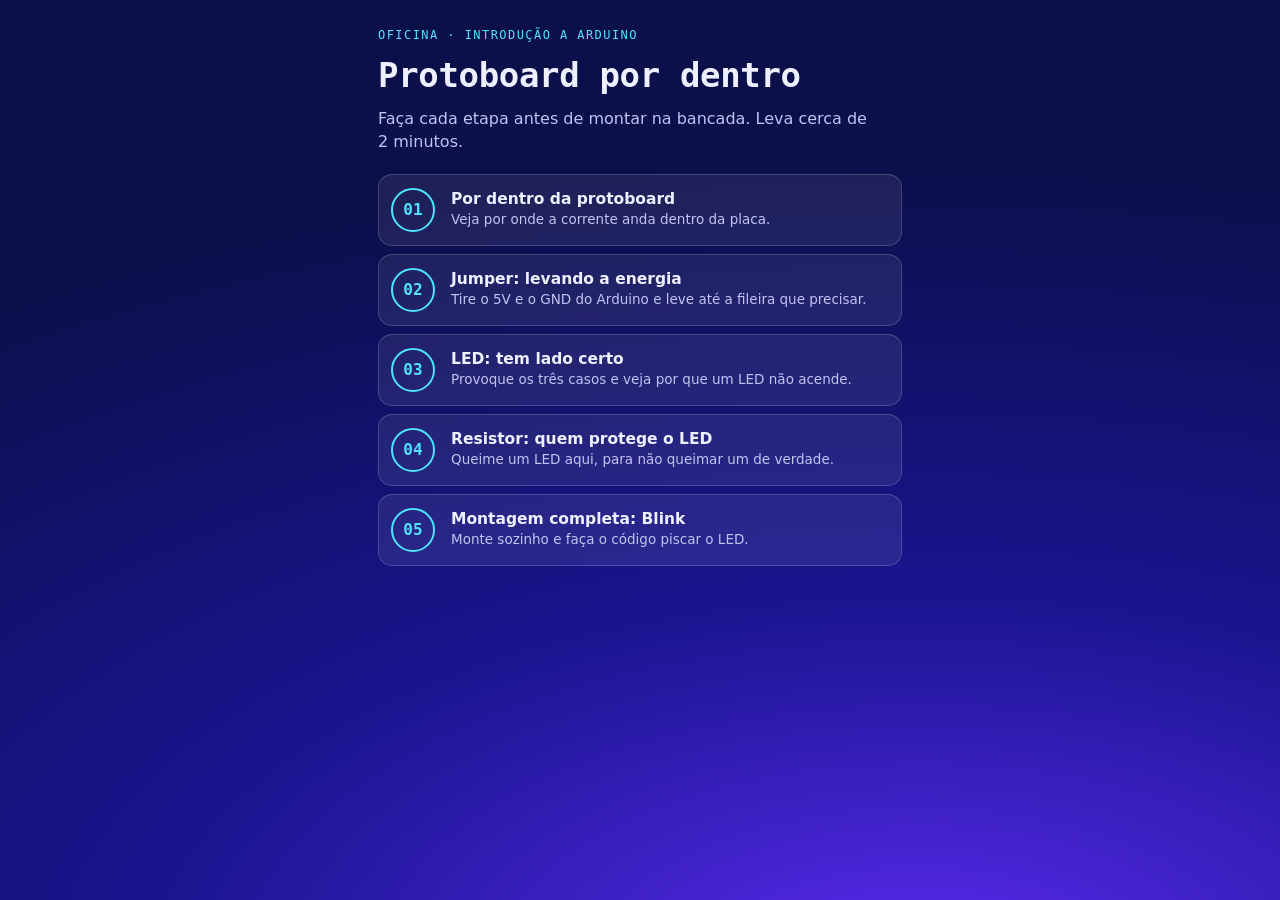
<file: index.html>
<!DOCTYPE html>
<html lang="pt-BR">
<head>
  <meta charset="utf-8">
  <title>Protoboard por dentro</title>
  <meta name="viewport" content="width=device-width, initial-scale=1, viewport-fit=cover">
  <meta name="theme-color" content="#0b0f4a">
  <meta name="description" content="Mini-etapas interativas da Oficina de Arduino: entenda a protoboard antes de montar na bancada.">
  <link rel="stylesheet" href="estilo.css">
</head>
<body>

  <!-- Lista de etapas: aparece quando o endereço não aponta para uma etapa -->
  <main id="menu" class="pagina" hidden>
    <p class="sobretitulo">Oficina · Introdução a Arduino</p>
    <h1>Protoboard por dentro</h1>
    <p class="chamada">Faça cada etapa antes de montar na bancada. Leva cerca de 2 minutos.</p>
    <ol id="listaEtapas" class="lista-etapas"></ol>
  </main>

  <!-- Etapa em andamento -->
  <div id="app" class="app" hidden>
    <header class="topo">
      <a class="voltar" href="#inicio" aria-label="Ver todas as etapas">
        <svg viewBox="0 0 24 24" width="20" height="20" aria-hidden="true"><path d="M15 5l-7 7 7 7" fill="none" stroke="currentColor" stroke-width="2.4" stroke-linecap="round" stroke-linejoin="round"/></svg>
      </a>
      <div class="topo-titulo">
        <span id="numeroEtapa" class="numero-etapa"></span>
        <h1 id="tituloEtapa"></h1>
      </div>
      <button id="btRaiox" class="bt-raiox" type="button" aria-pressed="false">Raio-X</button>
    </header>

    <section class="guia" aria-live="polite">
      <p id="texto"></p>
      <ul id="metas" class="metas"></ul>
      <code id="linhaCodigo" class="linha-codigo" hidden></code>
    </section>

    <section class="palco">
      <svg id="placa" role="img" aria-label="Protoboard interativa"></svg>
      <div id="lente" class="lente" hidden>
        <svg id="lenteSvg"><use href="#cena"></use></svg>
        <span class="lente-mira"></span>
      </div>
      <div id="aviso" class="aviso" role="status" hidden></div>
    </section>

    <footer class="acoes">
      <p id="dica" class="dica"></p>
      <div id="bandeja" class="bandeja"></div>
    </footer>
  </div>

  <!-- Fim da etapa: leva do celular para a bancada -->
  <main id="bancada" class="pagina" hidden>
    <p class="sobretitulo" id="bancadaEtapa"></p>
    <h1 id="bancadaTitulo"></h1>
    <div id="bancadaMontagem" class="sua-montagem" hidden>
      <h2>A montagem que você fez</h2>
      <ul id="bancadaPecas"></ul>
    </div>
    <ol id="bancadaItens" class="passos"></ol>
    <div class="botoes">
      <button id="btProxima" class="bt-principal" type="button"></button>
      <button id="btRefazer" class="bt-secundario" type="button">Refazer esta etapa</button>
    </div>
  </main>

  <!-- Aula no datashow: slide da apresentação ocupando a tela toda -->
  <main id="aulaSlide" class="aula-slide" hidden>
    <img id="aulaSlideImagem" alt="">
    <p id="aulaSlideDica" class="aula-slide-dica">→ avança · ← volta · F tela cheia</p>
  </main>

  <!-- Aula no datashow: telas cheias entre as demonstrações -->
  <main id="aulaTela" class="aula-tela" hidden>
    <div class="aula-conteudo">
      <div class="aula-texto">
        <p class="sobretitulo" id="aulaSobre"></p>
        <h1 id="aulaTitulo"></h1>
        <p id="aulaApoio" class="chamada"></p>
        <ol id="aulaItens" class="passos"></ol>
      </div>
      <div id="aulaQrCaixa" class="aula-qr">
        <canvas id="aulaQr"></canvas>
        <p id="aulaEndereco"></p>
      </div>
    </div>
    <div id="aulaControles" class="aula-controles"></div>
  </main>

  <script src="circuito.js"></script>
  <script src="etapas.js"></script>
  <script src="roteiro.js"></script>
  <script src="app.js"></script>
</body>
</html>
</file>
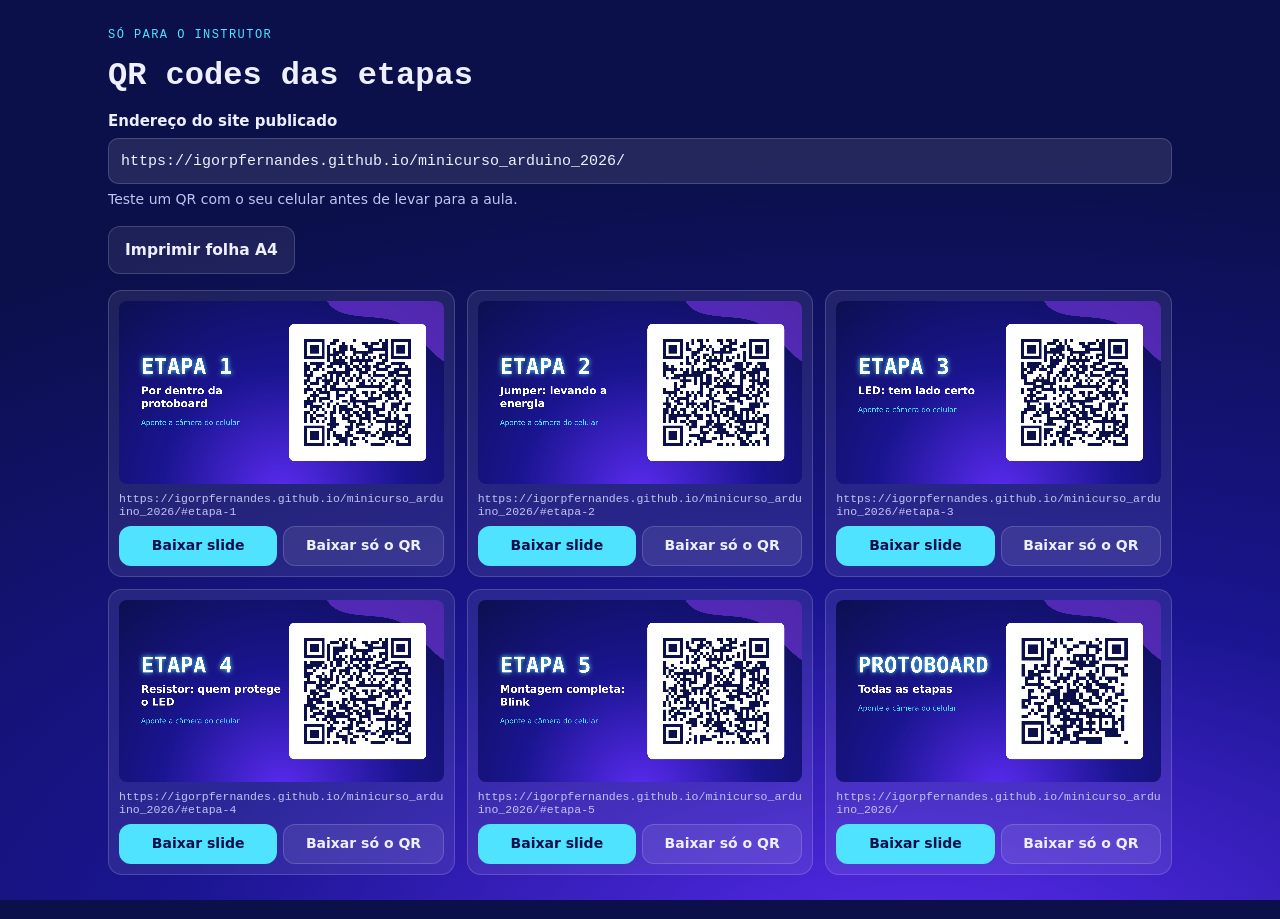
<file: qrcodes.html>
<!DOCTYPE html>
<html lang="pt-BR">
<head>
  <meta charset="utf-8">
  <title>QR codes das etapas</title>
  <meta name="viewport" content="width=device-width, initial-scale=1">
  <link rel="stylesheet" href="estilo.css">
  <style>
    .qr-pagina { max-width: 1100px; margin: 0 auto; padding: 28px 18px 40px; display: flex; flex-direction: column; gap: 16px; }
    .qr-pagina h1 { font: 700 clamp(24px, 5vw, 32px)/1.15 var(--fonte-titulo); }
    .qr-campo { display: flex; flex-direction: column; gap: 6px; }
    .qr-campo label { font-weight: 600; }
    .qr-campo input {
      width: 100%;
      min-height: 46px;
      padding: 10px 12px;
      border-radius: 10px;
      border: 1px solid var(--vidro-borda);
      background: rgba(255, 255, 255, 0.1);
      color: var(--texto);
      font: 15px var(--fonte-titulo);
    }
    .qr-ajuda { font-size: 14px; color: var(--texto-suave); }
    .qr-acoes { display: flex; flex-wrap: wrap; gap: 8px; }
    .qr-grade { display: grid; grid-template-columns: repeat(auto-fill, minmax(320px, 1fr)); gap: 12px; }
    .qr-cartao { display: flex; flex-direction: column; gap: 8px; padding: 10px; border-radius: 14px; background: var(--vidro); border: 1px solid var(--vidro-borda); }
    .qr-cartao canvas { width: 100%; height: auto; border-radius: 8px; display: block; }
    .qr-cartao .qr-papel { display: none; }
    .qr-cartao .qr-url { font: 11.5px var(--fonte-titulo); color: var(--texto-suave); overflow-wrap: anywhere; }
    .qr-botoes { display: flex; gap: 6px; }
    .qr-botoes button { flex: 1; min-height: 40px; padding: 6px 10px; font-size: 14px; }

    /* Na impressão sai o quadrado branco com o QR, que gasta menos tinta que o slide */
    @media print {
      @page { size: A4; margin: 12mm; }
      body { background: #fff; color: #000; }
      .qr-pagina { max-width: none; padding: 0; }
      .qr-pagina > :not(.qr-grade) { display: none; }
      .qr-grade { grid-template-columns: repeat(2, 1fr); gap: 8mm; }
      .qr-cartao { background: none; border: 1px solid #999; break-inside: avoid; }
      .qr-cartao .qr-slide, .qr-botoes { display: none; }
      .qr-cartao .qr-papel { display: block; }
      .qr-cartao .qr-url { color: #333; }
    }
  </style>
</head>
<body>
  <main class="qr-pagina">
    <p class="sobretitulo">Só para o instrutor</p>
    <h1>QR codes das etapas</h1>

    <div class="qr-campo">
      <label for="endereco">Endereço do site publicado</label>
      <input id="endereco" type="url" inputmode="url" autocomplete="off" spellcheck="false"
             placeholder="https://seu-usuario.github.io/protoboard/">
      <p class="qr-ajuda" id="ajuda"></p>
    </div>

    <div class="qr-acoes">
      <button id="btImprimir" class="bt-secundario" type="button">Imprimir folha A4</button>
    </div>

    <div id="grade" class="qr-grade"></div>
  </main>

  <script src="circuito.js"></script>
  <script src="etapas.js"></script>
  <script src="qrcode.js"></script>
  <script src="qr.js"></script>
  <script>
    (function () {
      'use strict';

      const CHAVE = 'protoboard.endereco';
      const MONO = 'ui-monospace, "Cascadia Mono", Consolas, monospace';
      const TEXTO = 'system-ui, "Segoe UI", Roboto, sans-serif';
      const entrada = document.getElementById('endereco');
      const grade = document.getElementById('grade');
      const ajuda = document.getElementById('ajuda');

      const ITENS = [
        ...window.ETAPAS.map((e) => ({
          n: e.n,
          arquivo: `etapa-${e.n}`,
          titulo: `Etapa ${e.n}`,
          subtitulo: e.titulo,
        })),
        { n: 0, arquivo: 'todas-as-etapas', titulo: 'Protoboard', subtitulo: 'Todas as etapas' },
      ];

      function enderecoInicial() {
        if (window.ENDERECO_DO_SITE) return window.ENDERECO_DO_SITE;
        try {
          const salvo = localStorage.getItem(CHAVE);
          if (salvo) return salvo;
        } catch (erro) {
          // Sem armazenamento: começa em branco.
        }
        // Publicado junto com o site, já descobre o próprio endereço.
        const local = !/^https?:$/.test(location.protocol) || /^(localhost|127\.)/.test(location.hostname);
        return local ? '' : location.href.replace(/qrcodes\.html.*$/, '');
      }

      function quebrarLinhas(c, texto, largura) {
        const linhas = [];
        let atual = '';
        texto.split(' ').forEach((palavra) => {
          const tentativa = atual ? `${atual} ${palavra}` : palavra;
          if (c.measureText(tentativa).width > largura && atual) {
            linhas.push(atual);
            atual = palavra;
          } else {
            atual = tentativa;
          }
        });
        linhas.push(atual);
        return linhas;
      }

      // Slide 16:9 para colocar na apresentação, no mesmo visual do workshop.
      function desenharSlide(item, url) {
        const L = 1920;
        const A = 1080;
        const canvas = document.createElement('canvas');
        canvas.width = L;
        canvas.height = A;
        canvas.className = 'qr-slide';
        const c = canvas.getContext('2d');

        const fundo = c.createRadialGradient(L * 0.5, A * 1.05, 0, L * 0.5, A * 1.05, A * 1.45);
        fundo.addColorStop(0, '#5a2bf0');
        fundo.addColorStop(0.46, '#1a1590');
        fundo.addColorStop(1, '#0b0f4a');
        c.fillStyle = fundo;
        c.fillRect(0, 0, L, A);

        c.fillStyle = 'rgba(126, 58, 232, 0.6)';
        c.beginPath();
        c.moveTo(L * 0.64, 0);
        c.bezierCurveTo(L * 0.68, A * 0.13, L * 0.82, A * 0.05, L * 0.88, A * 0.14);
        c.bezierCurveTo(L * 0.93, A * 0.21, L * 0.97, A * 0.3, L, A * 0.33);
        c.lineTo(L, 0);
        c.closePath();
        c.fill();

        const x = 130;
        c.textBaseline = 'alphabetic';

        c.save();
        c.shadowColor = '#4fe3ff';
        c.shadowBlur = 30;
        c.fillStyle = '#ffffff';
        c.font = `700 128px ${MONO}`;
        c.fillText(item.titulo.toUpperCase(), x, 430);
        c.restore();

        c.fillStyle = '#ffffff';
        c.font = `600 62px ${TEXTO}`;
        let y = 550;
        quebrarLinhas(c, item.subtitulo, 840).forEach((linha) => {
          c.fillText(linha, x, y);
          y += 76;
        });

        c.fillStyle = '#4fe3ff';
        c.font = `500 42px ${TEXTO}`;
        c.fillText('Aponte a câmera do celular', x, y + 30);

        const lado = 780;
        const qx = L - lado - 120;
        const qy = (A - lado) / 2;
        c.fillStyle = '#ffffff';
        c.beginPath();
        c.roundRect(qx - 16, qy - 16, lado + 32, lado + 32, 34);
        c.fill();
        window.QR.desenharQR(c, url, qx, qy, lado);
        return canvas;
      }

      // Quadrado branco para imprimir ou colar em qualquer outro material.
      function desenharPapel(item, url) {
        const lado = 860;
        const legenda = 150;
        const canvas = document.createElement('canvas');
        canvas.width = lado;
        canvas.height = lado + legenda;
        canvas.className = 'qr-papel';
        const c = canvas.getContext('2d');
        c.fillStyle = '#ffffff';
        c.fillRect(0, 0, canvas.width, canvas.height);
        window.QR.desenharQR(c, url, 0, 0, lado);

        c.textAlign = 'center';
        c.fillStyle = '#0b0f4a';
        c.font = `700 52px ${MONO}`;
        c.fillText(item.titulo, lado / 2, lado + 44);
        c.font = `500 36px ${TEXTO}`;
        c.fillStyle = '#3a3f7a';
        c.fillText(item.subtitulo, lado / 2, lado + 100);
        return canvas;
      }

      function baixar(canvas, arquivo) {
        const link = document.createElement('a');
        link.download = arquivo;
        link.href = canvas.toDataURL('image/png');
        link.click();
      }

      function montarCartao(item, base) {
        const url = window.QR.urlDaEtapa(base, item.n);
        const slide = desenharSlide(item, url);
        const papel = desenharPapel(item, url);

        const cartao = document.createElement('div');
        cartao.className = 'qr-cartao';
        cartao.append(slide, papel);

        const texto = document.createElement('p');
        texto.className = 'qr-url';
        texto.textContent = url;
        cartao.appendChild(texto);

        const botoes = document.createElement('div');
        botoes.className = 'qr-botoes';
        const botao = (rotulo, classe, acao) => {
          const b = document.createElement('button');
          b.type = 'button';
          b.className = classe;
          b.textContent = rotulo;
          b.addEventListener('click', acao);
          botoes.appendChild(b);
        };
        botao('Baixar slide', 'bt-principal', () => baixar(slide, `slide-${item.arquivo}.png`));
        botao('Baixar só o QR', 'bt-secundario', () => baixar(papel, `qr-${item.arquivo}.png`));
        cartao.appendChild(botoes);
        grade.appendChild(cartao);
      }

      function atualizar() {
        const base = entrada.value.trim().replace(/#.*$/, '');
        grade.textContent = '';
        document.getElementById('btImprimir').hidden = !base;
        if (!base) {
          ajuda.textContent = 'Cole aqui o endereço do site. Os slides aparecem na hora.';
          return;
        }
        if (!/^https:\/\//.test(base)) {
          ajuda.textContent = 'Confira o endereço: ele precisa começar com https://, senão o celular não abre.';
          return;
        }
        ajuda.textContent = 'Teste um QR com o seu celular antes de levar para a aula.';
        try {
          localStorage.setItem(CHAVE, base);
        } catch (erro) {
          // Sem armazenamento: só não lembra o endereço na próxima vez.
        }
        ITENS.forEach((item) => montarCartao(item, base));
      }

      entrada.value = enderecoInicial();
      entrada.addEventListener('input', atualizar);
      document.getElementById('btImprimir').addEventListener('click', () => window.print());
      atualizar();
    })();
  </script>
</body>
</html>
</file>
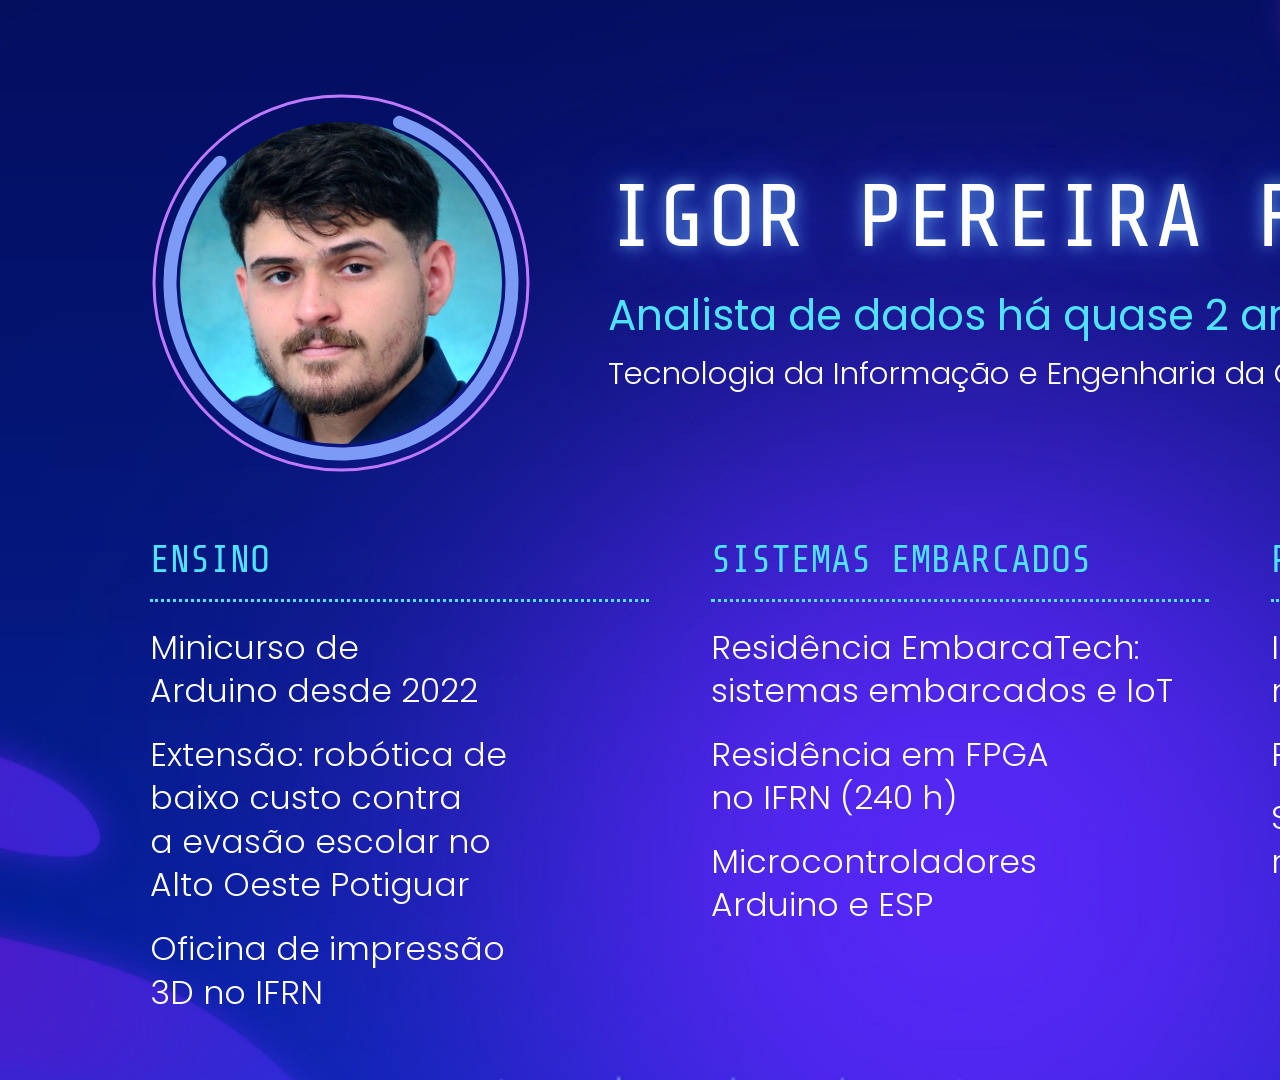
<file: slides-extras/quem-sou-eu.html>
<!DOCTYPE html>
<html lang="pt-BR">
<head>
  <meta charset="utf-8">
  <title>Quem sou eu</title>
  <!--
    Slide pessoal da apresentação. Para mudar um texto, edite aqui e rode
    gerar_apresentacao.py: ele vira imagem e entra logo depois da capa.
    O fundo é o dos slides originais, tirado do PDF.
  -->
  <link href="https://fonts.googleapis.com/css2?family=Poppins:wght@300;400&family=Share+Tech+Mono&display=block" rel="stylesheet">
  <style>
    :root {
      --ciano: #4fe3ff;
      --lilas: #bf78fe;
      --anel: #7c9bf7;
      --titulo: "Share Tech Mono", Consolas, monospace;
      --texto: Poppins, "Segoe UI", sans-serif;
    }

    * { box-sizing: border-box; margin: 0; padding: 0; }

    html, body { width: 1920px; height: 1080px; overflow: hidden; }

    body {
      position: relative;
      background: url(fundo.jpg) center / cover;
      color: #fff;
      font: 300 31px/1.32 var(--texto);
    }

    .topo {
      position: absolute;
      left: 150px;
      right: 150px;
      top: 92px;
      display: flex;
      align-items: center;
      gap: 76px;
    }

    .retrato { position: relative; flex: none; width: 382px; height: 382px; }
    .retrato img {
      position: absolute;
      inset: 30px;
      width: 322px;
      height: 322px;
      border-radius: 50%;
      object-fit: cover;
      object-position: 50% 32%;
    }
    .retrato svg { position: absolute; inset: 0; }

    h1 {
      font: 400 88px/1.05 var(--titulo);
      letter-spacing: 0.02em;
      text-shadow: 0 0 16px rgba(120, 200, 255, 0.75), 0 0 46px rgba(58, 91, 255, 0.95);
    }

    .cargo { margin-top: 26px; font: 400 42px/1.2 var(--texto); color: var(--ciano); }
    .formacao { margin-top: 12px; font-size: 31px; }

    .colunas {
      position: absolute;
      left: 150px;
      right: 150px;
      top: 540px;
      display: grid;
      grid-template-columns: repeat(3, 1fr);
      gap: 62px;
    }

    h2 {
      padding-bottom: 18px;
      margin-bottom: 24px;
      font: 400 37px/1.1 var(--titulo);
      color: var(--ciano);
      border-bottom: 3px dotted var(--ciano);
    }

    ul { list-style: none; display: flex; flex-direction: column; gap: 20px; font-size: 33px; }
    li { text-wrap: balance; }
  </style>
</head>
<body>
  <header class="topo">
    <div class="retrato">
      <img src="foto.jpg" alt="Foto de Igor Pereira Fernandes">
      <svg viewBox="0 0 382 382" aria-hidden="true">
        <circle cx="191" cy="191" r="187" fill="none" stroke="#bf78fe" stroke-width="3"/>
        <circle cx="191" cy="191" r="171" fill="none" stroke="#7c9bf7" stroke-width="13"
                stroke-linecap="round" stroke-dasharray="880 200" transform="rotate(-70 191 191)"/>
      </svg>
    </div>
    <div>
      <h1>IGOR PEREIRA FERNANDES</h1>
      <p class="cargo">Analista de dados há quase 2 anos</p>
      <p class="formacao">Tecnologia da Informação e Engenharia da Computação · UFERSA</p>
    </div>
  </header>

  <main class="colunas">
    <section>
      <h2>ENSINO</h2>
      <ul>
        <li>Minicurso de Arduino desde 2022</li>
        <li>Extensão: robótica de baixo custo contra a evasão escolar no Alto Oeste Potiguar</li>
        <li>Oficina de impressão 3D no IFRN</li>
      </ul>
    </section>
    <section>
      <h2>SISTEMAS EMBARCADOS</h2>
      <ul>
        <li>Residência EmbarcaTech: sistemas embarcados e IoT</li>
        <li>Residência em FPGA no IFRN (240 h)</li>
        <li>Microcontroladores Arduino e ESP</li>
      </ul>
    </section>
    <section>
      <h2>PESQUISA E MERCADO</h2>
      <ul>
        <li>IR2DATA, empresa incubada no NITS da UFERSA</li>
        <li>Futebol de robôs na UFERSA</li>
        <li>Suporte técnico em redes na Brisanet</li>
      </ul>
    </section>
  </main>
</body>
</html>
</file>
<file: estilo.css>
:root {
  /* Mesmo mundo dos slides do workshop: azul-noite, violeta e ciano.
     Layout: uma tela só, sem rolagem, com a protoboard como única peça clara. */
  --noite: #0b0f4a;
  --anil: #1a1590;
  --violeta: #5a2bf0;
  --ciano: #4fe3ff;
  --texto: #eef0ff;
  --texto-suave: #c0c4f2;
  --vidro: rgba(255, 255, 255, 0.08);
  --vidro-borda: rgba(255, 255, 255, 0.16);
  --bom: #3ddc97;
  --alerta: #ffc24b;
  --erro: #ff7b72;

  --plastico: #f5f1e6;
  --plastico-sombra: #ddd6c6;
  --tinta: #6a6452;
  --metal: #c6d0dc;

  --fonte-titulo: ui-monospace, "Cascadia Mono", "SF Mono", "Roboto Mono", Menlo, Consolas, monospace;
  --fonte-texto: system-ui, -apple-system, "Segoe UI", Roboto, "Helvetica Neue", Arial, sans-serif;

  color-scheme: dark;
}

* { box-sizing: border-box; }
[hidden] { display: none !important; }

html, body { height: 100%; margin: 0; }

body {
  background: radial-gradient(130% 90% at 72% 108%, var(--violeta) 0%, var(--anil) 46%, var(--noite) 100%) fixed var(--noite);
  color: var(--texto);
  font: 15px/1.42 var(--fonte-texto);
  overscroll-behavior: none;
  -webkit-text-size-adjust: 100%;
  -webkit-tap-highlight-color: transparent;
}

h1, h2, p, ol, ul { margin: 0; padding: 0; }
button, a { font: inherit; color: inherit; touch-action: manipulation; }
:focus-visible { outline: 2px solid var(--ciano); outline-offset: 2px; }

/* ---------- Tela da etapa ---------- */

.app {
  height: 100%;
  display: flex;
  flex-direction: column;
  gap: 8px;
  padding:
    calc(env(safe-area-inset-top) + 8px)
    calc(env(safe-area-inset-right) + 10px)
    calc(env(safe-area-inset-bottom) + 10px)
    calc(env(safe-area-inset-left) + 10px);
  overflow: hidden;
  user-select: none;
  -webkit-user-select: none;
  -webkit-touch-callout: none;
}

.topo { display: flex; align-items: center; gap: 8px; flex: none; }

.voltar {
  flex: none;
  width: 36px;
  height: 36px;
  display: grid;
  place-items: center;
  border-radius: 10px;
  background: var(--vidro);
  text-decoration: none;
}

.topo-titulo { flex: 1; min-width: 0; }
.topo-titulo h1 {
  font: 600 15px/1.2 var(--fonte-texto);
  white-space: nowrap;
  overflow: hidden;
  text-overflow: ellipsis;
}
.numero-etapa {
  display: block;
  font: 500 11px/1.3 var(--fonte-titulo);
  letter-spacing: 0.12em;
  text-transform: uppercase;
  color: var(--ciano);
}

.bt-raiox {
  flex: none;
  height: 36px;
  padding: 0 12px;
  border-radius: 10px;
  border: 1px solid var(--vidro-borda);
  background: var(--vidro);
  font: 600 12px var(--fonte-titulo);
  letter-spacing: 0.04em;
  cursor: pointer;
}
.bt-raiox[aria-pressed="true"] {
  background: var(--ciano);
  border-color: var(--ciano);
  color: var(--noite);
}

.guia {
  flex: none;
  display: flex;
  flex-direction: column;
  gap: 6px;
  padding: 9px 11px;
  border-radius: 12px;
  background: var(--vidro);
  border: 1px solid var(--vidro-borda);
}
.guia p { font-size: 14.5px; line-height: 1.36; text-wrap: pretty; }

.metas { display: flex; flex-wrap: wrap; gap: 5px; list-style: none; }
.metas li {
  display: flex;
  align-items: center;
  gap: 5px;
  padding: 2px 8px 2px 6px;
  border-radius: 999px;
  font-size: 12.5px;
  color: var(--texto-suave);
  background: rgba(255, 255, 255, 0.07);
}
.metas li::before {
  content: "";
  flex: none;
  width: 11px;
  height: 11px;
  border-radius: 50%;
  border: 1.5px solid currentColor;
}
.metas li.feita { color: var(--noite); background: var(--bom); font-weight: 600; }
.metas li.feita::before {
  border: 0;
  height: 7px;
  width: 11px;
  border-radius: 0;
  background: none;
  border-left: 2px solid var(--noite);
  border-bottom: 2px solid var(--noite);
  transform: rotate(-45deg) translate(1px, -1px);
}
.metas.passos-curtos li { padding: 0; width: 26px; height: 5px; background: rgba(255, 255, 255, 0.18); }
.metas.passos-curtos li::before { display: none; }
.metas.passos-curtos li.feita { background: var(--bom); }
.metas.passos-curtos li.atual { background: var(--ciano); }

.linha-codigo {
  font: 12.5px var(--fonte-titulo);
  color: var(--ciano);
}

.palco {
  position: relative;
  flex: 1 1 0;
  min-height: 0;
  display: flex;
  align-items: center;
  justify-content: center;
}

#placa {
  width: 100%;
  height: 100%;
  touch-action: none;
  cursor: pointer;
}

.acoes { flex: none; display: flex; flex-direction: column; gap: 6px; }

.dica {
  min-height: 20px;
  font-size: 13.5px;
  line-height: 20px;
  text-align: center;
  color: var(--texto-suave);
  white-space: nowrap;
  overflow: hidden;
  text-overflow: ellipsis;
}
.dica.forte { color: var(--ciano); font-weight: 600; }
.dica.problema { color: var(--alerta); }

.bandeja { display: flex; gap: 6px; min-height: 58px; }

.peca {
  flex: 1 1 0;
  min-width: 0;
  display: flex;
  flex-direction: column;
  align-items: center;
  justify-content: center;
  gap: 2px;
  padding: 4px 2px;
  border-radius: 12px;
  border: 1px solid var(--vidro-borda);
  background: var(--vidro);
  font-size: 12px;
  line-height: 1.15;
  touch-action: none;
  cursor: grab;
}
.peca svg { width: 40px; height: 24px; }
.peca.ativa { border-color: var(--ciano); background: rgba(79, 227, 255, 0.18); box-shadow: 0 0 0 1px var(--ciano); }
.peca.colocada { opacity: 0.62; }
.peca.convite { animation: convidar 1.6s ease-in-out infinite; }

@keyframes convidar {
  0%, 100% { box-shadow: 0 0 0 0 rgba(79, 227, 255, 0); }
  50% { box-shadow: 0 0 0 3px rgba(79, 227, 255, 0.55); }
}

.bt-principal, .bt-secundario, .bt-resposta {
  min-height: 48px;
  padding: 10px 16px;
  border-radius: 12px;
  border: 0;
  font-weight: 700;
  font-size: 15.5px;
  cursor: pointer;
}
.bandeja > .bt-principal, .bandeja > .bt-resposta { flex: 1; }
.bandeja > .bt-secundario { flex: 0 0 auto; min-width: 104px; margin: 0 auto; }
.bandeja > .bt-secundario + .bt-principal { margin-left: 0; }
.bt-principal { background: var(--ciano); color: var(--noite); }
.bt-secundario { background: var(--vidro); color: var(--texto); border: 1px solid var(--vidro-borda); }
.bt-resposta { background: var(--vidro); color: var(--texto); border: 1px solid var(--vidro-borda); min-height: 58px; font-size: 17px; }

/* A legenda da animação reserva 3 linhas para a placa não pular entre os quadros */
.cena-animacao .guia p { font-size: 16.5px; line-height: 1.34; min-height: calc(3 * 1.34em); }
.cena-animacao #placa { cursor: default; }

/* Avisos ficam sobre a parte de baixo da placa, para a tela não pular.
   Não bloqueiam o toque: o aluno pode continuar mexendo. */
.aviso {
  position: absolute;
  left: 2px;
  right: 2px;
  bottom: 2px;
  z-index: 3;
  padding: 9px 11px;
  border-radius: 11px;
  font-size: 14px;
  line-height: 1.34;
  font-weight: 500;
  color: var(--noite);
  background: var(--texto);
  box-shadow: 0 6px 18px rgba(4, 6, 40, 0.5);
  pointer-events: none;
  text-wrap: pretty;
  animation: subir 0.18s ease-out;
}
.aviso.bom { background: var(--bom); }
.aviso.alerta { background: var(--alerta); }
.aviso.erro { background: var(--erro); }

@keyframes subir {
  from { transform: translateY(8px); opacity: 0; }
  to { transform: none; opacity: 1; }
}

.lente {
  position: absolute;
  left: 0;
  top: 0;
  z-index: 4;
  width: 118px;
  height: 118px;
  border-radius: 50%;
  overflow: hidden;
  border: 3px solid var(--ciano);
  background: var(--plastico);
  box-shadow: 0 8px 22px rgba(4, 6, 40, 0.55);
  pointer-events: none;
}
.lente.invalida { border-color: var(--erro); }
.lente svg { display: block; width: 100%; height: 100%; }
.lente-mira {
  position: absolute;
  left: 50%;
  top: 50%;
  width: 30px;
  height: 30px;
  margin: -15px 0 0 -15px;
  border-radius: 50%;
  border: 2px solid var(--ciano);
  box-shadow: 0 0 0 1px rgba(11, 15, 74, 0.55);
}
.lente.invalida .lente-mira { border-color: var(--erro); }

/* ---------- Desenho da protoboard (SVG) ---------- */

.plastico { fill: var(--plastico); transition: fill 0.25s; }
.canaleta { fill: var(--plastico-sombra); transition: fill 0.25s; }
.furo { fill: #3a362c; transition: fill 0.25s; }
.rotulo {
  fill: var(--tinta);
  font: 600 10px var(--fonte-titulo);
  text-anchor: middle;
  dominant-baseline: central;
  transition: fill 0.25s;
}
.rotulo.sinal { font-size: 14px; font-weight: 700; }
.linha-mais { stroke: #d6322b; stroke-width: 2; }
.linha-menos { stroke: #2b62d6; stroke-width: 2; }

.tira { fill: var(--metal); opacity: 0; transition: opacity 0.4s, fill 0.3s; }
.tira.marcada { opacity: 1; fill: var(--ciano); }
.tira.errada { opacity: 1; fill: var(--erro); }

.raiox .plastico { fill: #10174f; }
.raiox .canaleta { fill: #070b33; }
.raiox .furo { fill: #0a0e3a; }
.raiox .rotulo { fill: #aeb4ee; }
.raiox .tira { opacity: 1; }
.raiox .tira.v5 { fill: #ff8176; }
.raiox .tira.v0 { fill: #79b0ff; }
.raiox .tira.vm { fill: var(--alerta); }
.raiox .tira.marcada { fill: var(--ciano); }

/* Na animação, o que não está em cena fica apagado */
.raiox.foco .tira { opacity: 0.26; }
.raiox.foco .tira.marcada { opacity: 1; }

.canaleta.cortada { animation: cortar 1.3s ease-in-out infinite; }

@keyframes cortar {
  50% { fill: var(--erro); }
}

.seta { fill: #ffe94a; stroke: var(--noite); stroke-width: 1.2; }
.pilula { fill: var(--noite); stroke: #ffe94a; stroke-width: 1; }
.pilula-texto {
  fill: #fff;
  font: 700 11px var(--fonte-titulo);
  text-anchor: middle;
  dominant-baseline: central;
}

.pcb { fill: #00797f; }
.pcb-nome {
  fill: rgba(255, 255, 255, 0.6);
  font: 700 12px var(--fonte-titulo);
  letter-spacing: 0.14em;
  text-anchor: middle;
  dominant-baseline: central;
}
.pcb-pino {
  fill: #fff;
  font: 700 12px var(--fonte-titulo);
  text-anchor: middle;
  dominant-baseline: central;
}
.conector { fill: #16181f; }
.soquete { fill: #5c6270; }
.led-l { fill: #4b4310; transition: fill 0.08s; }
.led-l.acesa { fill: #ffe14d; }

.fio-contorno { fill: none; stroke: rgba(255, 255, 255, 0.55); stroke-width: 6.4; stroke-linecap: round; }
.fio { fill: none; stroke-width: 4.4; stroke-linecap: round; }
.ponta { stroke-width: 6.5; stroke-linecap: butt; stroke: #14161c; }
.perna { stroke: #9aa3ad; stroke-width: 2.4; stroke-linecap: round; fill: none; }
.perna-ponto { fill: #8a939d; stroke: #fff; stroke-width: 1; }
.corpo-resistor { fill: #e4c291; stroke: #a98453; stroke-width: 0.8; }
.sinal-led { fill: #fff; stroke: #33302a; stroke-width: 1; }
.sinal-led-texto {
  fill: #1a1a1a;
  font: 700 11px var(--fonte-titulo);
  text-anchor: middle;
  dominant-baseline: central;
}
.cupula { stroke: #8f1420; stroke-width: 1; fill: #c81e2d; }
.led.aceso .cupula { fill: #ff4b4b; stroke: #ffd3c9; }
.led.queimado .cupula { fill: #3c2c2c; stroke: #1c1414; }
.led.queimado .sinal-led { opacity: 0.5; }
.fumaca circle { fill: #6d6d78; opacity: 0; animation: fumaca 1.5s ease-out forwards; }
.fumaca circle:nth-child(2) { animation-delay: 0.14s; }
.fumaca circle:nth-child(3) { animation-delay: 0.28s; }

@keyframes fumaca {
  0% { opacity: 0.85; transform: translateY(0) scale(0.6); }
  100% { opacity: 0; transform: translateY(-38px) scale(1.9); }
}

.solta { animation: piscar-solta 1s ease-in-out infinite; }

@keyframes piscar-solta {
  0%, 100% { opacity: 1; }
  50% { opacity: 0.45; }
}

.corrente-fundo, .corrente {
  fill: none;
  stroke-linecap: round;
  stroke-linejoin: round;
  stroke-dasharray: 0 15;
  animation: fluir 0.75s linear infinite;
  pointer-events: none;
}
.corrente-fundo { stroke: var(--noite); stroke-width: 7; }
.corrente { stroke: #ffe94a; stroke-width: 4.6; }

@keyframes fluir {
  to { stroke-dashoffset: -15; }
}

.marca { fill: none; stroke: #ff2bd6; stroke-width: 2.6; }
.alvo { fill: none; stroke: var(--ciano); stroke-width: 2.6; }
.alvo.invalido { stroke: var(--erro); }

/* ---------- Páginas de texto (lista de etapas e bancada) ---------- */

.pagina {
  min-height: 100%;
  max-width: 560px;
  margin: 0 auto;
  display: flex;
  flex-direction: column;
  gap: 14px;
  padding:
    calc(env(safe-area-inset-top) + 28px)
    calc(env(safe-area-inset-right) + 18px)
    calc(env(safe-area-inset-bottom) + 24px)
    calc(env(safe-area-inset-left) + 18px);
}

.pagina h1 {
  font: 700 clamp(26px, 8vw, 34px)/1.12 var(--fonte-titulo);
  letter-spacing: -0.01em;
  text-wrap: balance;
}
.pagina h2 { font: 600 15px var(--fonte-texto); color: var(--ciano); }

.sobretitulo {
  font: 500 12px var(--fonte-titulo);
  letter-spacing: 0.12em;
  text-transform: uppercase;
  color: var(--ciano);
}

.chamada { font-size: 16px; color: var(--texto-suave); text-wrap: pretty; }

.lista-etapas { display: flex; flex-direction: column; gap: 8px; list-style: none; margin-top: 6px; }

.cartao-etapa {
  display: grid;
  grid-template-columns: 48px 1fr auto;
  gap: 12px;
  align-items: center;
  min-height: 72px;
  padding: 10px 12px;
  border-radius: 14px;
  background: var(--vidro);
  border: 1px solid var(--vidro-borda);
  text-decoration: none;
}
.cartao-etapa strong { display: block; font-size: 15.5px; line-height: 1.25; }
.cartao-etapa span.resumo { display: block; font-size: 13.5px; line-height: 1.3; color: var(--texto-suave); margin-top: 2px; }
.cartao-etapa .aro {
  width: 44px;
  height: 44px;
  display: grid;
  place-items: center;
  border-radius: 50%;
  border: 2px solid var(--ciano);
  font: 600 16px var(--fonte-titulo);
  color: var(--ciano);
  font-variant-numeric: tabular-nums;
}
.cartao-etapa.concluida .aro { background: var(--bom); border-color: var(--bom); color: var(--noite); }
.cartao-etapa .feito { font-size: 12px; color: var(--bom); font-weight: 600; }

.passos { display: flex; flex-direction: column; gap: 10px; list-style: none; counter-reset: passo; }
.passos li {
  counter-increment: passo;
  display: grid;
  grid-template-columns: 30px 1fr;
  gap: 10px;
  font-size: 16px;
  line-height: 1.38;
  text-wrap: pretty;
}
.passos li::before {
  content: counter(passo);
  width: 30px;
  height: 30px;
  display: grid;
  place-items: center;
  border-radius: 50%;
  border: 2px solid var(--ciano);
  color: var(--ciano);
  font: 600 14px var(--fonte-titulo);
}

.sua-montagem {
  display: flex;
  flex-direction: column;
  gap: 8px;
  padding: 12px 14px;
  border-radius: 14px;
  background: var(--vidro);
  border: 1px solid var(--vidro-borda);
}
.sua-montagem ul { display: flex; flex-direction: column; gap: 5px; list-style: none; }
.sua-montagem li { font-size: 15px; font-variant-numeric: tabular-nums; }

.botoes { display: flex; flex-direction: column; gap: 8px; margin-top: auto; padding-top: 8px; }

/* ---------- Telas baixas (celular pequeno com a barra do navegador aberta) ---------- */

@media (max-height: 640px) {
  .app {
    gap: 6px;
    padding-top: calc(env(safe-area-inset-top) + 6px);
    padding-bottom: calc(env(safe-area-inset-bottom) + 6px);
  }
  .voltar, .bt-raiox { height: 30px; }
  .voltar { width: 30px; }
  .numero-etapa { display: none; }
  .guia { padding: 6px 10px; gap: 4px; }
  .guia p { font-size: 14px; line-height: 1.3; }
  .dica { font-size: 13px; line-height: 18px; min-height: 18px; }
  .bandeja { min-height: 50px; }
  .peca { font-size: 11.5px; }
  .peca svg { width: 34px; height: 20px; }
  .bt-resposta { min-height: 50px; }
  .cena-animacao .guia p { font-size: 15px; }
}

/* ---------- Telas largas e celular deitado: guia ao lado da placa ---------- */

@media (min-width: 820px) and (min-aspect-ratio: 1/1), (orientation: landscape) and (max-height: 520px) {
  .app {
    display: grid;
    grid-template-columns: minmax(250px, 340px) 1fr;
    grid-template-rows: auto 1fr auto;
    gap: 10px 14px;
  }
  .topo { grid-column: 1; grid-row: 1; }
  .guia { grid-column: 1; grid-row: 2; align-self: start; }
  .acoes { grid-column: 1; grid-row: 3; }
  .palco { grid-column: 2; grid-row: 1 / 4; }
  .bandeja { flex-wrap: wrap; }
  .peca { flex: 1 1 30%; }
}

@media (orientation: landscape) and (max-height: 520px) {
  .guia p { font-size: 13.5px; }
  .topo-titulo h1 { font-size: 13.5px; }
}

/* ---------- Aula no datashow: letras para serem lidas do fundo da sala ---------- */

.modo-aula { overflow: hidden; }
.modo-aula .voltar { display: none; } /* na aula, um clique aqui recomeçaria tudo */

.aula-slide {
  position: relative;
  height: 100%;
  display: flex;
  align-items: center;
  justify-content: center;
  background: #000;
  cursor: pointer;
  user-select: none;
  -webkit-user-select: none;
}
.aula-slide img { display: block; max-width: 100%; max-height: 100%; }
.aula-slide-dica {
  position: absolute;
  bottom: 3vh;
  left: 50%;
  transform: translateX(-50%);
  padding: 6px 14px;
  border-radius: 999px;
  font-size: clamp(13px, 1.1vw, 20px);
  white-space: nowrap;
  background: rgba(11, 15, 74, 0.72);
  pointer-events: none;
}

.modo-aula .app {
  display: grid;
  grid-template-columns: minmax(340px, 34%) 1fr;
  grid-template-rows: auto 1fr auto;
  gap: 2vh 2.4vw;
  padding: 3vh 2.4vw;
}
.modo-aula .topo { grid-column: 1; grid-row: 1; }
.modo-aula .guia {
  grid-column: 1;
  grid-row: 2;
  align-self: center;
  gap: 2.4vh;
  padding: 0;
  background: none;
  border: 0;
}
.modo-aula .acoes { grid-column: 1; grid-row: 3; gap: 1.4vh; }
.modo-aula .palco { grid-column: 2; grid-row: 1 / 4; }

.modo-aula .topo-titulo h1 { font-size: clamp(17px, 1.7vw, 30px); white-space: normal; }
.modo-aula .numero-etapa { display: block; font-size: clamp(12px, 1.1vw, 20px); }
.modo-aula .guia p,
.modo-aula.modo-aula .cena-animacao .guia p {
  font-size: clamp(24px, 2.9vw, 52px);
  line-height: 1.24;
  min-height: 0;
}
.modo-aula .metas.passos-curtos li { width: 3.4vw; max-width: 60px; height: 7px; }
.modo-aula .linha-codigo { font-size: clamp(16px, 1.8vw, 32px); }
.modo-aula .aviso { font-size: clamp(17px, 1.6vw, 28px); }
.modo-aula .dica {
  font-size: clamp(12px, 1vw, 18px);
  line-height: 1.35;
  min-height: 0;
  text-align: left;
  white-space: normal;
}
.modo-aula .bandeja { min-height: 0; flex-wrap: wrap; }
.modo-aula .bandeja > .bt-secundario { margin: 0; min-width: 0; }
.modo-aula .bt-principal, .modo-aula .bt-secundario { font-size: clamp(14px, 1.2vw, 22px); }
.modo-aula button:disabled { opacity: 0.4; cursor: default; }

.aula-tela {
  height: 100%;
  display: flex;
  flex-direction: column;
  gap: 2vh;
  padding: 4vh 5vw;
}
.aula-conteudo { flex: 1; min-height: 0; display: flex; align-items: center; gap: 5vw; }
.aula-texto { flex: 1; min-width: 0; display: flex; flex-direction: column; gap: 2.6vh; }
.aula-tela .sobretitulo { font-size: clamp(14px, 1.4vw, 26px); }
.aula-tela h1 { font: 700 clamp(30px, 4vw, 76px)/1.1 var(--fonte-titulo); text-wrap: balance; }
.aula-tela .chamada { font-size: clamp(20px, 2.2vw, 40px); }
.aula-tela .passos { gap: 1.8vh; }
.aula-tela .passos:empty { display: none; }
.aula-tela .passos li {
  grid-template-columns: 2.6em 1fr;
  gap: 0.7em;
  font-size: clamp(17px, 1.9vw, 34px);
  line-height: 1.26;
}
.aula-tela .passos li::before { width: 2.1em; height: 2.1em; font-size: 0.8em; }
.aula-qr { flex: none; display: flex; flex-direction: column; align-items: center; gap: 1.4vh; max-width: 46vw; }
.aula-qr canvas { display: block; width: min(68vh, 44vw); height: min(68vh, 44vw); border-radius: 14px; }
.aula-qr p {
  font: 500 clamp(14px, 1.2vw, 22px) var(--fonte-titulo);
  color: var(--texto-suave);
  overflow-wrap: anywhere;
  text-align: center;
}
.aula-controles { flex: none; display: flex; gap: 10px; }
.aula-controles .bt-secundario, .aula-controles .bt-principal { min-height: 44px; }

@media (prefers-reduced-motion: reduce) {
  .peca.convite, .solta, .corrente-fundo, .corrente, .aviso, .canaleta.cortada { animation: none; }
  .fumaca circle { animation-duration: 0.01s; }
}
</file>
